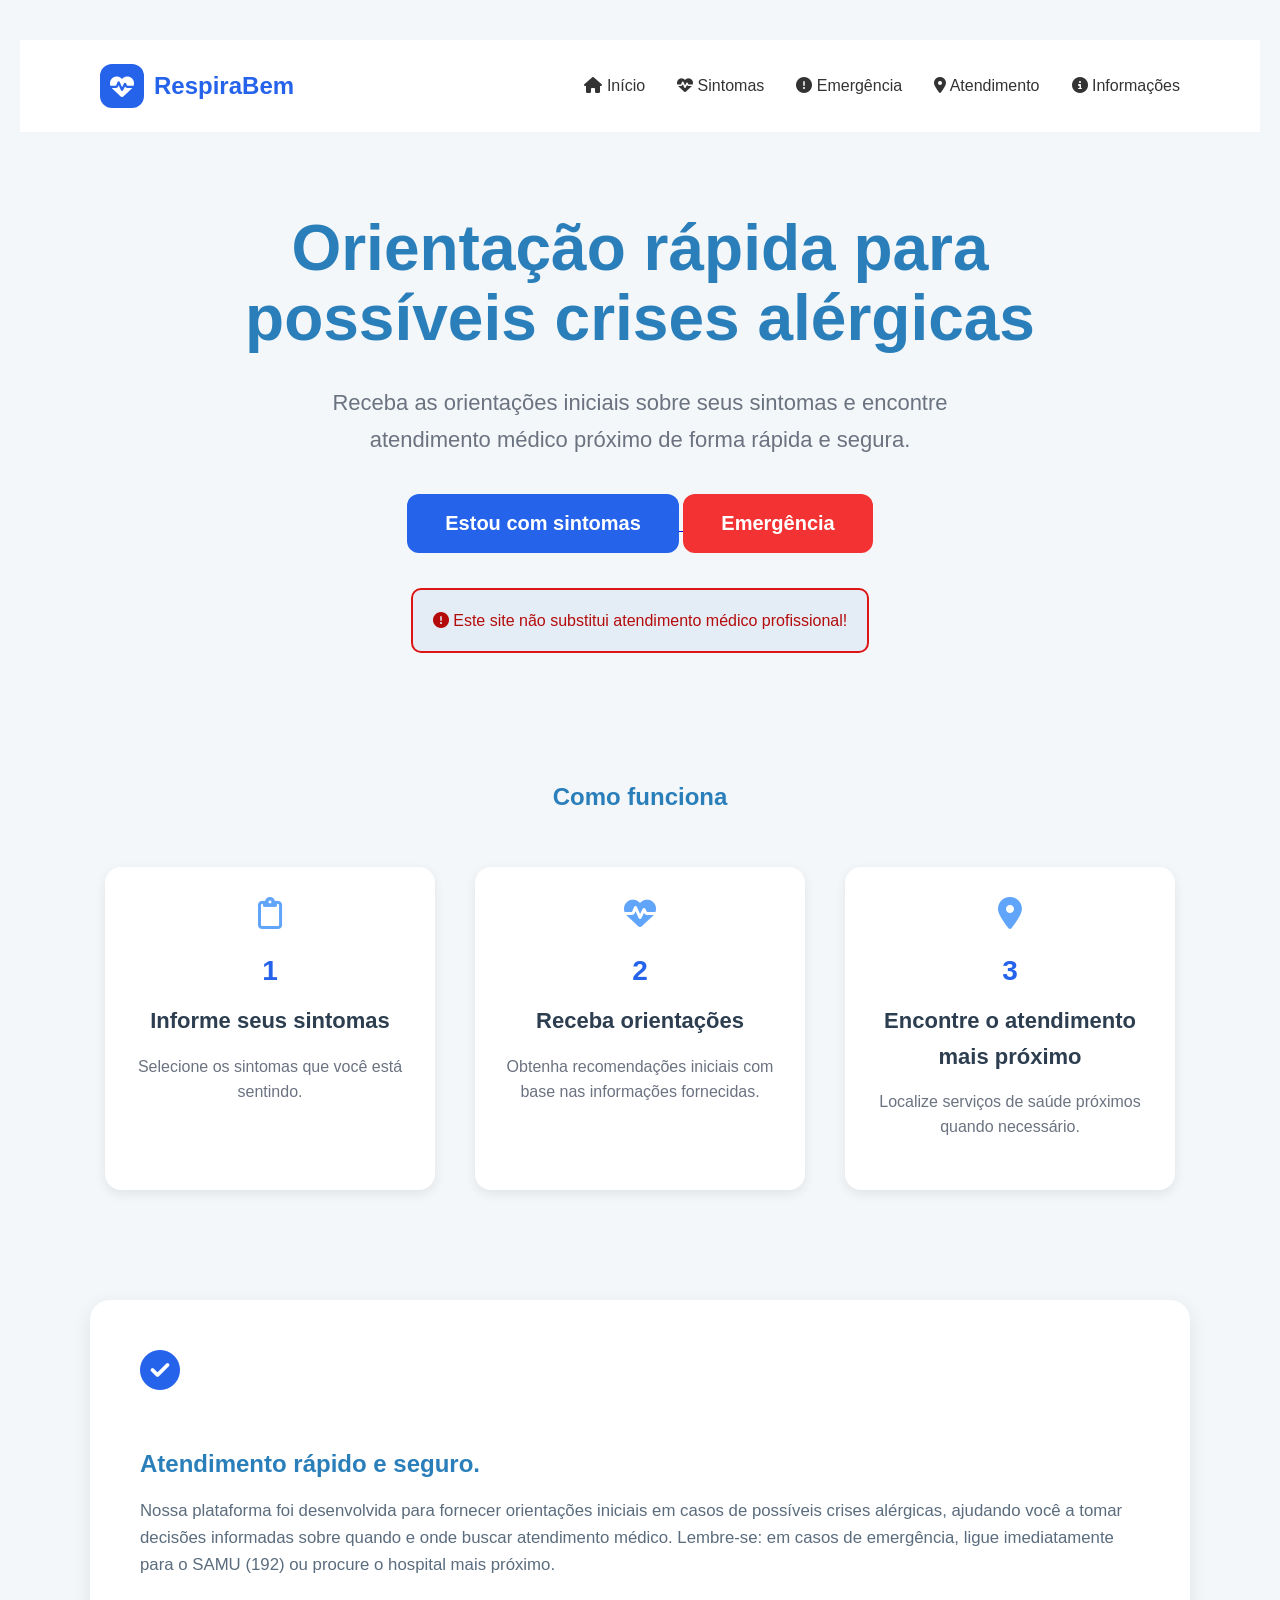
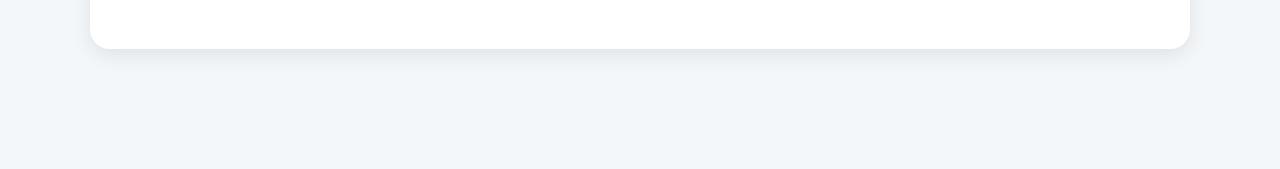
<file: index.html>
<!DOCTYPE html>
<html lang="pt-br">
<head>
    <meta charset="UTF-8">
    <meta name="viewport" content="width=device-width, initial-scale=1.0">
    <title>RespiraBem</title>
    <link rel="stylesheet" href="style.css">
    <link rel="stylesheet" href="https://cdnjs.cloudflare.com/ajax/libs/font-awesome/6.5.1/css/all.min.css">
</head>
<body>
    <header>
        <div class="logo">
          
            <i class="fa-solid fa-heart-pulse"></i>
        <span>RespiraBem</span>  
    </div>

        <nav>
           <a href="index.html">
        <i class="fa-solid fa-house"></i> Início
    </a>

    <a href="sintomas.html">
        <i class="fa-solid fa-heart-pulse"></i> Sintomas
    </a>

    <a href="emergencia.html">
        <i class="fa-solid fa-circle-exclamation"></i> Emergência
    </a>

    <a href="atendimento.html">
        <i class="fa-solid fa-location-dot"></i> Atendimento
    </a>

    <a href="informações.html">
        <i class="fa-solid fa-circle-info"></i> Informações
    </a>
        </nav>
    </header>
    <section class="hero">
        <h1>Orientação rápida para possíveis crises alérgicas</h1>
        <p>Receba as orientações iniciais sobre seus sintomas e encontre atendimento médico próximo de forma rápida e segura.

        </p>
        <div class="botoes">
            <a href="sintomas.html">
            <button class="btn-sintomas">
                Estou com sintomas
            </button>
            </a>
            <a href="emergencia.html">
            <button class="btn-emergencia">
                Emergência
            </button>
            </a>
        </div>
       <div class="alerta">
        <i class="fa-solid fa-circle-exclamation"></i>
    Este site não substitui atendimento médico profissional!
</div> 
    </section>
    <section class="como-funciona">
<h2>Como funciona</h2>
<div class="cards">
    <div class="card">
        <i class="fa-regular fa-clipboard"></i><h3>1</h3>
        <h4>Informe seus sintomas</h4>
        <p>
            Selecione os sintomas que você está sentindo.
        </p>
    </div>

    <div class="card">
<i class="fa-solid fa-heart-pulse"></i><h3>2</h3>
<h4>Receba orientações</h4>
<p>
    Obtenha recomendações iniciais com base nas informações fornecidas.
</p>
    </div>
    <div class="card">
        <i class="fa-solid fa-location-dot"></i><h3>3</h3>
        <h4>Encontre o atendimento mais próximo</h4>
        <p>
            Localize serviços de saúde próximos quando necessário.
        </p>

    </div>

</div>
    </section>
    <section class="sobre">
        <i class="fa-solid fa-circle-check"></i>
        <h2>Atendimento rápido e seguro.</h2>
        <p>
            Nossa plataforma foi desenvolvida para fornecer orientações iniciais em casos de possíveis crises alérgicas, ajudando você a tomar decisões informadas sobre quando e onde buscar atendimento médico. Lembre-se: em casos de emergência, ligue imediatamente para o SAMU (192) ou procure o hospital mais próximo.
        </p>

    </section>
    <script src="script.js"></script>
</body>
</html>
</file>
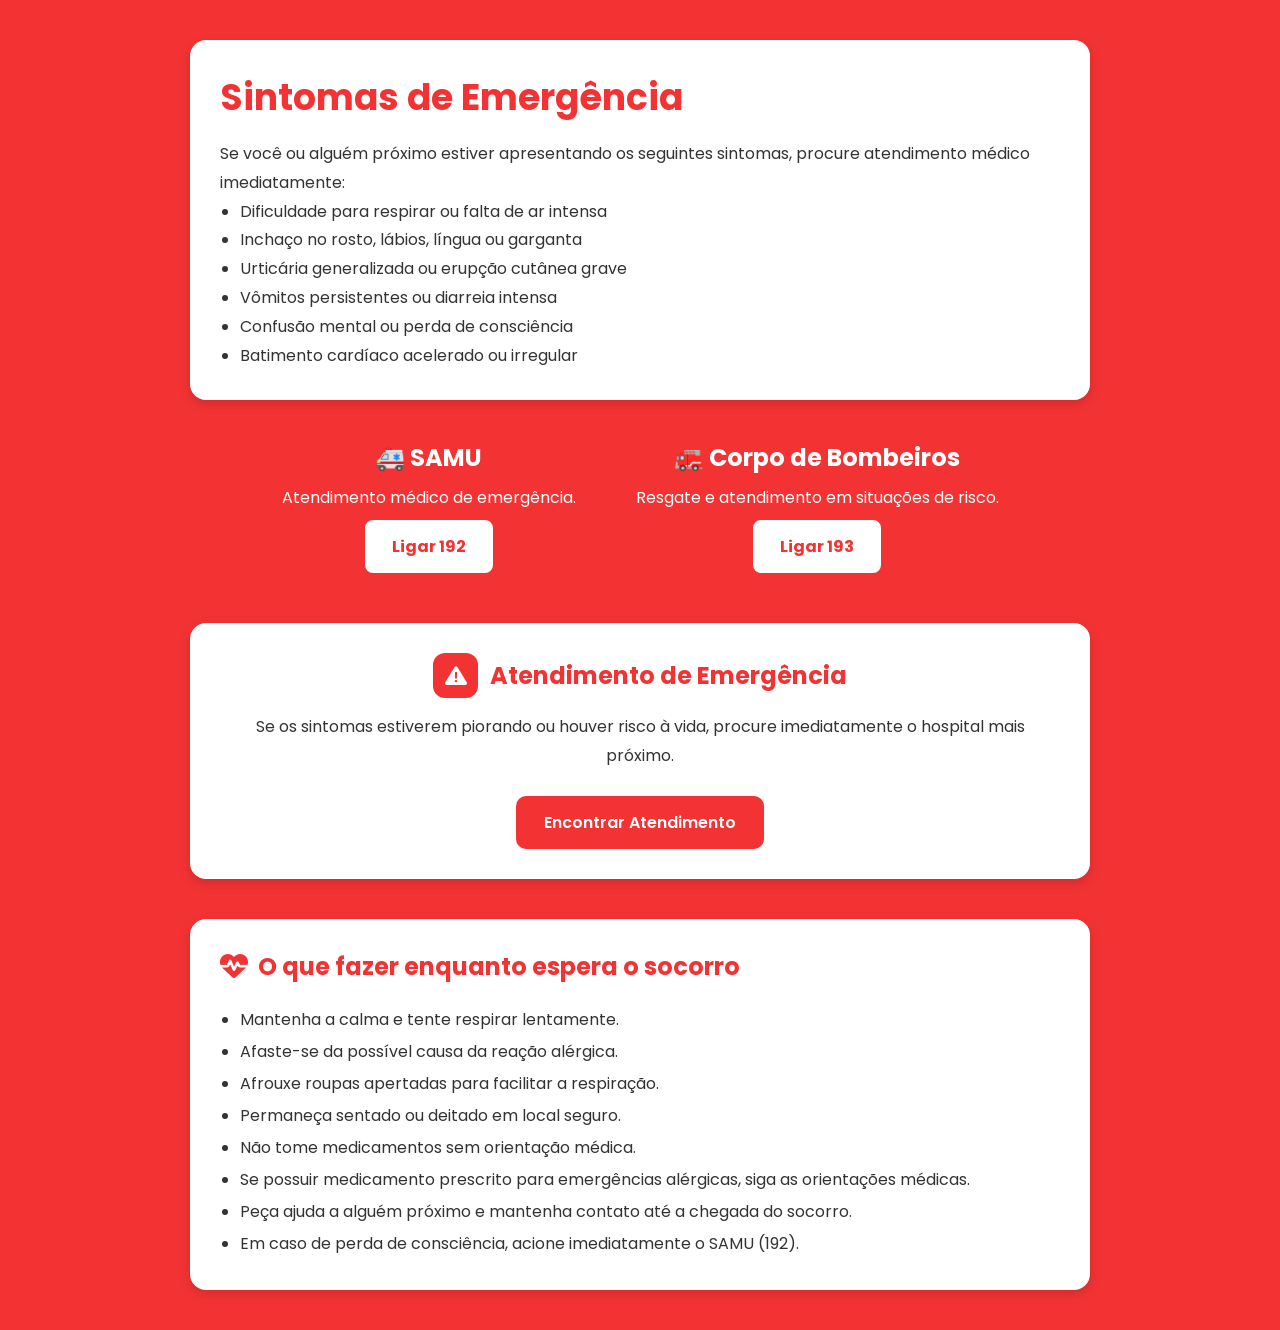
<file: emergencia.html>
<!DOCTYPE html>
<html lang="pt-br">
<head>
    <meta charset="UTF-8">
    <meta name="viewport" content="width=device-width, initial-scale=1.0">
    <title>Emergência</title>

    <link rel="preconnect" href="https://fonts.googleapis.com">
    <link rel="preconnect" href="https://fonts.gstatic.com" crossorigin>

    <link href="https://fonts.googleapis.com/css2?family=Poppins:wght@300;400;500;600;700&display=swap" rel="stylesheet">

    <link rel="stylesheet" href="https://cdnjs.cloudflare.com/ajax/libs/font-awesome/6.5.1/css/all.min.css">
</head>

<body>

    <div class="caixa-emergencia">

        <h1>Sintomas de Emergência</h1>

        <p>
            Se você ou alguém próximo estiver apresentando os seguintes sintomas,
            procure atendimento médico imediatamente:
        </p>

        <ul>
            <li>Dificuldade para respirar ou falta de ar intensa</li>
            <li>Inchaço no rosto, lábios, língua ou garganta</li>
            <li>Urticária generalizada ou erupção cutânea grave</li>
            <li>Vômitos persistentes ou diarreia intensa</li>
            <li>Confusão mental ou perda de consciência</li>
            <li>Batimento cardíaco acelerado ou irregular</li>
        </ul>

    </div>

    <div class="container-botoes">

        <div class="emergencia">
            <h2>🚑 SAMU</h2>
            <p>Atendimento médico de emergência.</p>
            <a href="tel:192" class="botao-emergencia">
                Ligar 192
            </a>
        </div>

        <div class="emergencia">
            <h2>🚒 Corpo de Bombeiros</h2>
            <p>Resgate e atendimento em situações de risco.</p>
            <a href="tel:193" class="botao-emergencia">
                Ligar 193
            </a>
        </div>

    </div>

    <div class="atendimento-box">

        <h2 class="titulo-emergencia">

            <span class="icone-alerta">
                <i class="fa-solid fa-triangle-exclamation"></i>
            </span>

            Atendimento de Emergência

        </h2>

        <p>
            Se os sintomas estiverem piorando ou houver risco à vida,
            procure imediatamente o hospital mais próximo.
        </p>

        <a href="atendimento.html" class="btn-atendimento">
            Encontrar Atendimento
        </a>

    </div>

    <div class="orientacoes">

        <h2>
            <i class="fa-solid fa-heart-pulse"></i>
            O que fazer enquanto espera o socorro
        </h2>

        <ul>
            <li>Mantenha a calma e tente respirar lentamente.</li>
            <li>Afaste-se da possível causa da reação alérgica.</li>
            <li>Afrouxe roupas apertadas para facilitar a respiração.</li>
            <li>Permaneça sentado ou deitado em local seguro.</li>
            <li>Não tome medicamentos sem orientação médica.</li>
            <li>Se possuir medicamento prescrito para emergências alérgicas, siga as orientações médicas.</li>
            <li>Peça ajuda a alguém próximo e mantenha contato até a chegada do socorro.</li>
            <li>Em caso de perda de consciência, acione imediatamente o SAMU (192).</li>
        </ul>

    </div>

<style>

*{
    margin:0;
    padding:0;
    box-sizing:border-box;
}

body{
    background-color:#f33333;
    font-family:'Poppins',sans-serif;
    padding:40px 20px;
}

.caixa-emergencia{
    background:white;
    max-width:900px;
    margin:0 auto 40px auto;
    padding:30px;
    border-radius:16px;
    box-shadow:0 4px 12px rgba(0,0,0,0.15);
}

.caixa-emergencia h1{
    color:#f33333;
    font-size:36px;
    margin-bottom:15px;
}

.caixa-emergencia p,
.caixa-emergencia ul{
    color:#333;
    font-size:16px;
    line-height:1.8;
}

.caixa-emergencia ul{
    padding-left:20px;
}

.container-botoes{
    display:flex;
    justify-content:center;
    gap:60px;
    flex-wrap:wrap;
    margin-bottom:50px;
}

.emergencia{
    text-align:center;
    color:white;
}

.emergencia h2{
    margin-bottom:10px;
}

.emergencia p{
    color:white;
}

.botao-emergencia{
    display:inline-block;
    margin-top:10px;
    padding:12px 25px;
    background:white;
    color:#f33333;
    text-decoration:none;
    border:2px solid white;
    border-radius:8px;
    font-weight:bold;
    transition:transform .3s;
}

.botao-emergencia:hover{
    transform:scale(1.1);
}

.atendimento-box{
    background:white;
    max-width:900px;
    margin:0 auto 40px auto;
    padding:30px;
    border-radius:16px;
    text-align:center;
    box-shadow:0 4px 12px rgba(0,0,0,0.15);
}

.titulo-emergencia{
    display:flex;
    justify-content:center;
    align-items:center;
    gap:12px;
    color:#f33333;
    margin-bottom:15px;
}

.icone-alerta{
    width:45px;
    height:45px;
    background:#f33333;
    color:white;
    border-radius:12px;
    display:flex;
    justify-content:center;
    align-items:center;
    font-size:22px;
}

.atendimento-box p{
    color:#333;
    margin-bottom:25px;
    line-height:1.8;
}

.btn-atendimento{
    display:inline-block;
    background:#f33333;
    color:white;
    text-decoration:none;
    padding:14px 28px;
    border-radius:10px;
    font-weight:600;
    transition:.3s;
}

.btn-atendimento:hover{
    transform:scale(1.05);
}

.orientacoes{
    background:white;
    max-width:900px;
    margin:0 auto;
    padding:30px;
    border-radius:16px;
    box-shadow:0 4px 12px rgba(0,0,0,0.15);
}

.orientacoes h2{
    color:#f33333;
    margin-bottom:20px;
    display:flex;
    align-items:center;
    gap:10px;
}

.orientacoes h2 i{
    font-size:28px;
}

.orientacoes ul{
    color:#333;
    line-height:2;
    padding-left:20px;
}

</style>

</body>
</html>
</file>
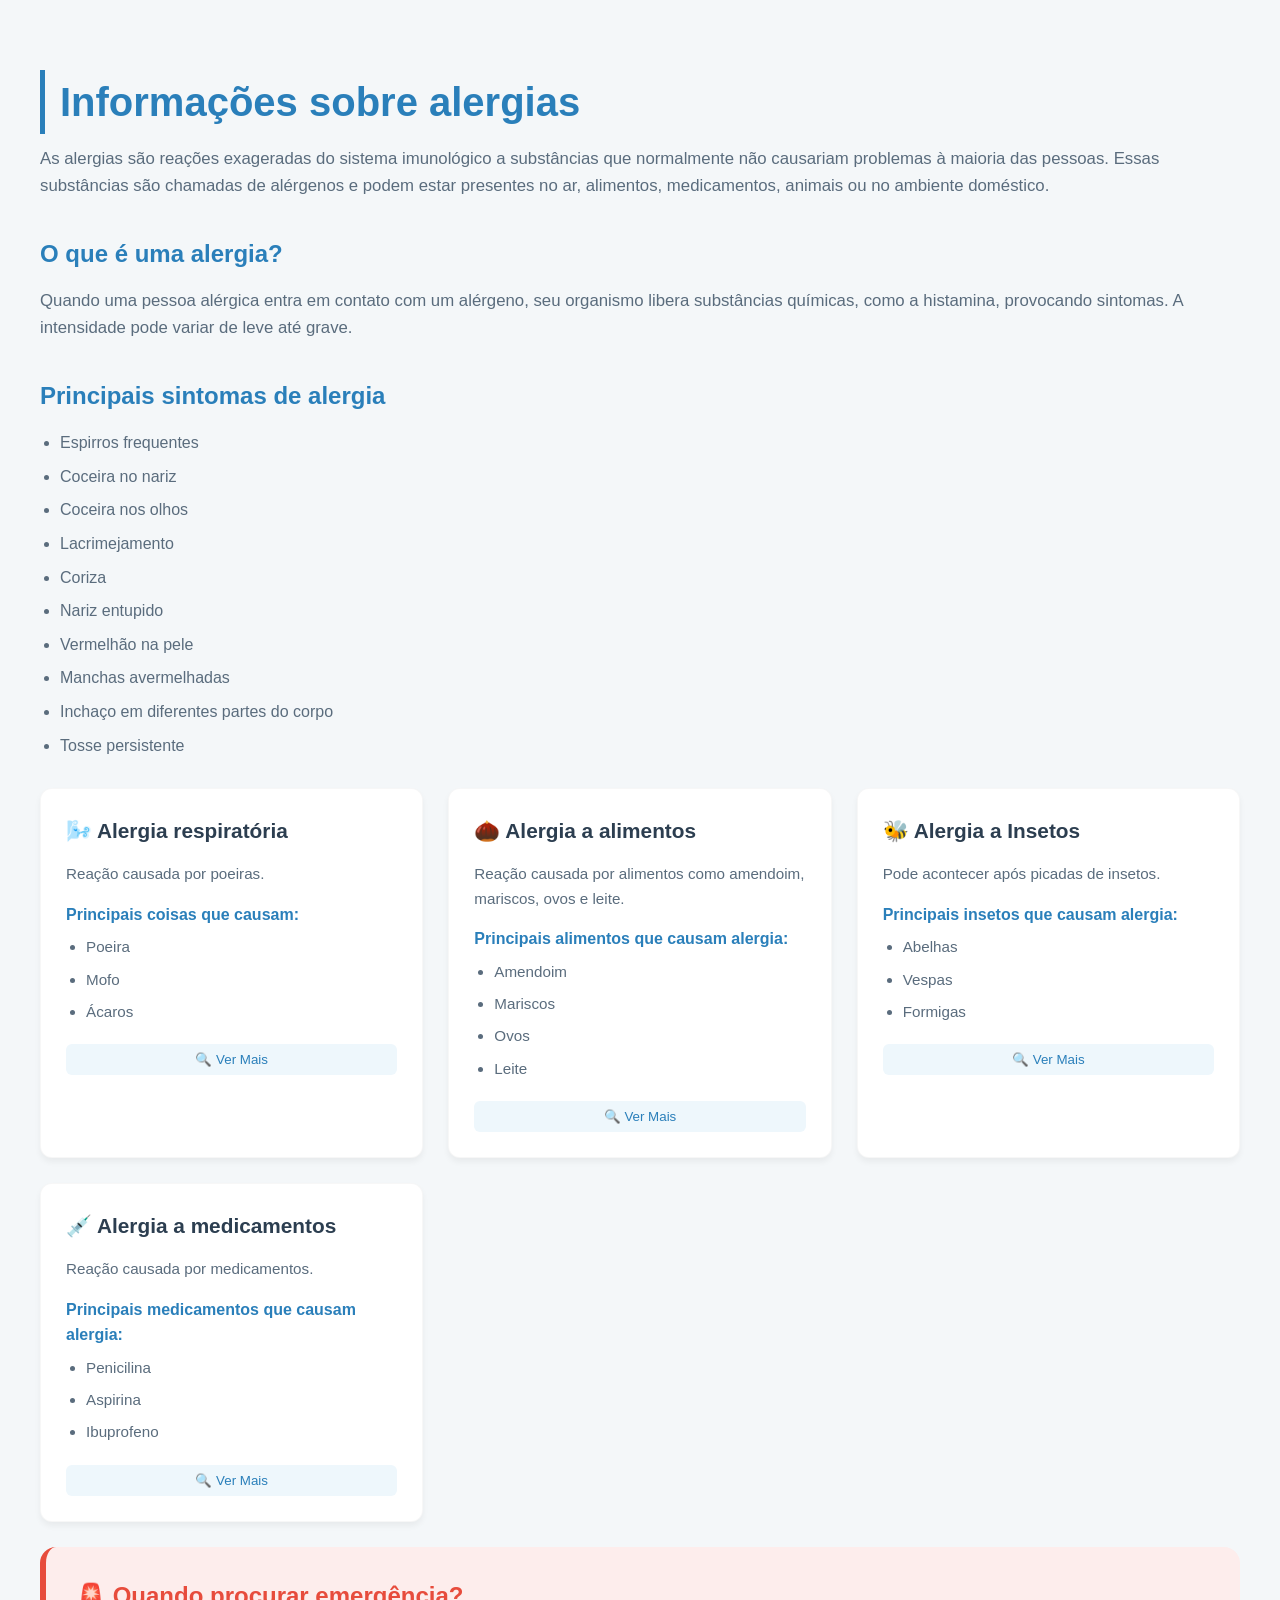
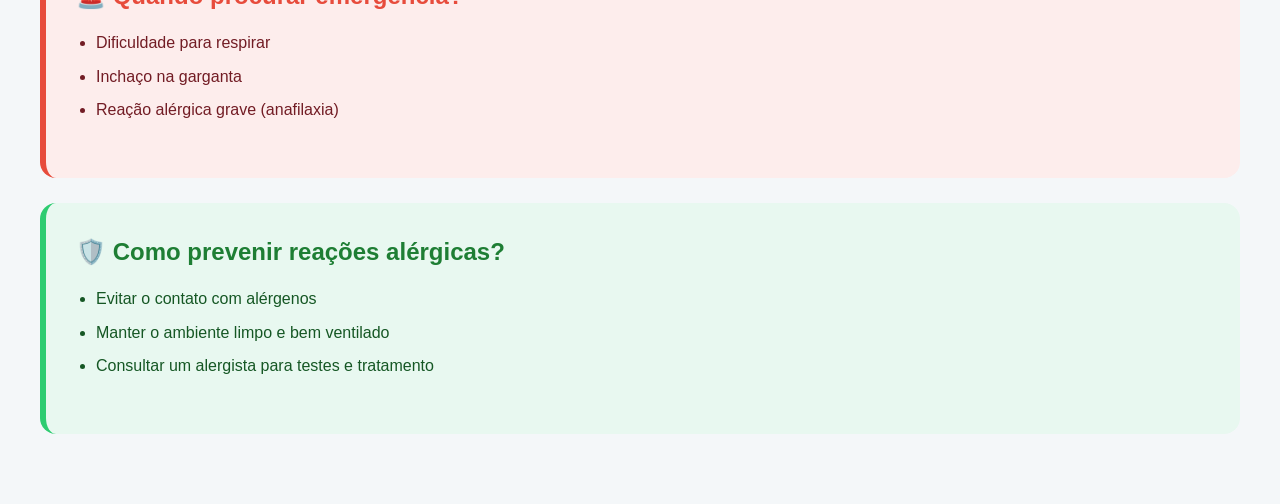
<file: informações.html>
<!doctype html>
<html lang="pt-BR">
<head>
    <meta charset="utf-8">
    <meta name="viewport" content="width=device-width,initial-scale=1">
    <title>Informação - RespiraBem</title>
    
    <link rel="stylesheet" href="style.css">
</head>
<body>
    <main>
       
    </main>

    <section class="informacoes-alergias">
        <div class="titulo-principal">
            <h1>Informações sobre alergias</h1>
        </div>
        <p>
            As alergias são reações exageradas do sistema imunológico a substâncias que normalmente não causariam problemas à maioria das pessoas. Essas substâncias são chamadas de alérgenos e podem estar presentes no ar, alimentos, medicamentos, animais ou no ambiente doméstico.
        </p>

        <h2>O que é uma alergia?</h2>
        <p>
            Quando uma pessoa alérgica entra em contato com um alérgeno, seu organismo libera substâncias químicas, como a histamina, provocando sintomas. A intensidade pode variar de leve até grave.
        </p>

        <h2>Principais sintomas de alergia</h2>
        <ul>
            <li>Espirros frequentes</li>
            <li>Coceira no nariz</li>
            <li>Coceira nos olhos</li>
            <li>Lacrimejamento</li>
            <li>Coriza</li>
            <li>Nariz entupido</li>
            <li>Vermelhão na pele</li>
            <li>Manchas avermelhadas</li>
            <li>Inchaço em diferentes partes do corpo</li>
            <li>Tosse persistente</li>
        </ul>

        <div class="alergias-grid">
            <div class="card-alergia">
                <h2>🌬️ Alergia respiratória</h2>
                <p>Reação causada por poeiras.</p>
                <h3>Principais coisas que causam:</h3>
                <ul>
                    <li>Poeira</li>
                    <li>Mofo</li>
                    <li>Ácaros</li>
                </ul>
                <p>Sintomas:</p>
                <ul>
                    <li>Espirros frequentes</li>
                    <li>Tosse</li>
                    <li>Coriza</li>
                    <li>Falta de ar</li>
                </ul>
            </div>

            <div class="card-alergia">
                <h2>🌰 Alergia a alimentos</h2>
                <p>Reação causada por alimentos como amendoim, mariscos, ovos e leite.</p>
                <h3>Principais alimentos que causam alergia:</h3>
                <ul>
                    <li>Amendoim</li>
                    <li>Mariscos</li>
                    <li>Ovos</li>
                    <li>Leite</li>
                </ul>
                <p>Sintomas:</p>
                <ul>
                    <li>Coceira na pele</li>
                    <li>Manchas avermelhadas</li>
                    <li>Inchaço</li>
                    <li>Dores abdominais</li>
                </ul>
            </div>

            <div class="card-alergia">
                <h2>🐝 Alergia a Insetos</h2>
                <p>Pode acontecer após picadas de insetos.</p>
                <h3>Principais insetos que causam alergia:</h3>
                <ul>
                    <li>Abelhas</li>
                    <li>Vespas</li>
                    <li>Formigas</li>
                </ul>
                <p>Sintomas:</p>
                <ul>
                    <li>Coceira na pele</li>
                    <li>Manchas avermelhadas</li>
                    <li>Inchaço</li>
                    <li>Dor no local da picada</li>
                </ul>
            </div>
            
            <div class="card-alergia">
                <h2>💉 Alergia a medicamentos</h2>
                <p>Reação causada por medicamentos.</p>
                <h3>Principais medicamentos que causam alergia:</h3>
                <ul>
                    <li>Penicilina</li>
                    <li>Aspirina</li>
                    <li>Ibuprofeno</li>
                </ul>
                <p>Sintomas:</p>
                <ul>
                    <li>Erupções cutânea</li>
                    <li>Coceira</li>
                    <li>Inchaço no rosto</li>
                    <li>Dores abdominais</li>
                </ul>
            </div>

            <div class="box-alerta">
                <h2>🚨 Quando procurar emergência?</h2>
                <ul>
                    <li>Dificuldade para respirar</li>
                    <li>Inchaço na garganta</li>
                    <li>Reação alérgica grave (anafilaxia)</li>
                </ul>
            </div>

            <div class="box-prevencao">
                <h2>🛡️ Como prevenir reações alérgicas?</h2>
                <ul>
                    <li>Evitar o contato com alérgenos</li>
                    <li>Manter o ambiente limpo e bem ventilado</li>
                    <li>Consultar um alergista para testes e tratamento</li>
                </ul>
            </div>
        </div>
    </section>

    <script src="script.js" defer></script>
</body>
</html>
</file>
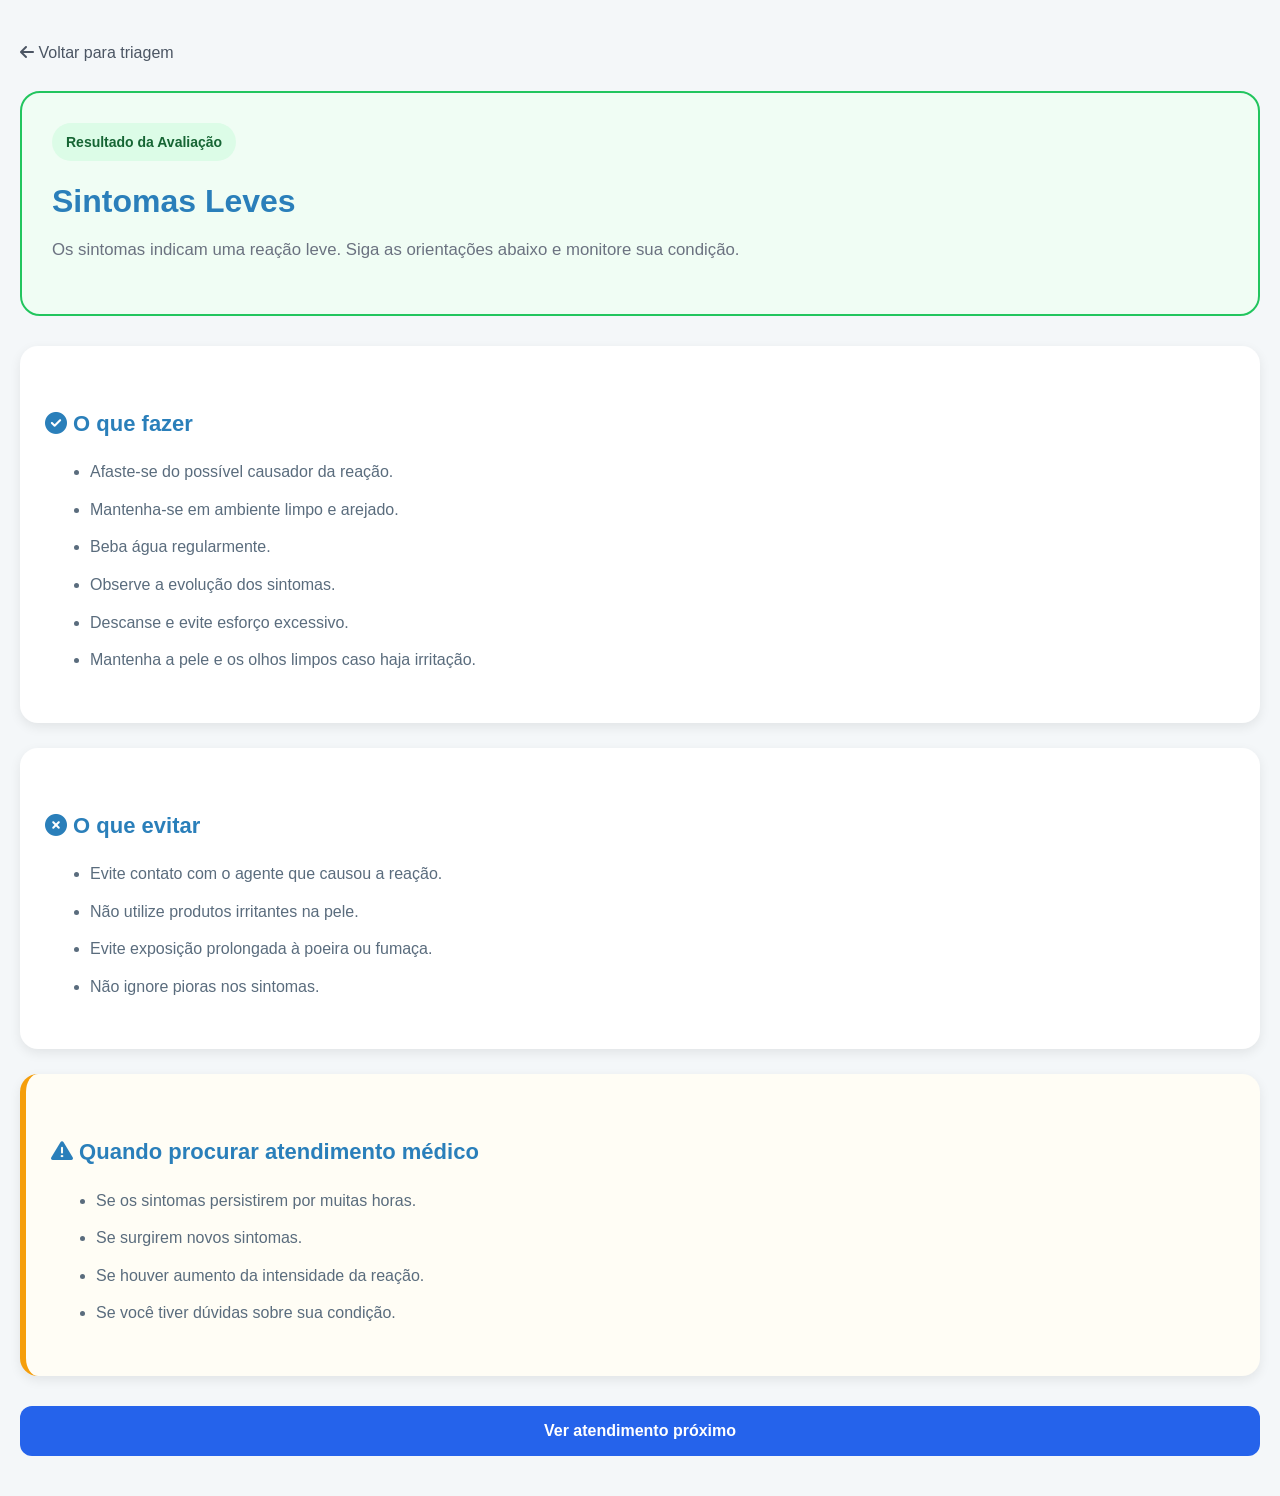
<file: orientacao.html>
<!DOCTYPE html>
<html lang="pt-br">
<head>
    <meta charset="UTF-8">
    <meta name="viewport" content="width=device-width, initial-scale=1.0">
    <title>Orientação - RespiraBem</title>

    <link rel="stylesheet" href="style.css">

    <link rel="stylesheet"
    href="https://cdnjs.cloudflare.com/ajax/libs/font-awesome/6.5.1/css/all.min.css">
</head>
<body>

    <a href="sintomas.html" class="btn-voltar">
        <i class="fa-solid fa-arrow-left"></i>
        Voltar para triagem
    </a>

    <section id="resultado-card">

        <span class="badge">
            Resultado da Avaliação
        </span>

        <h1 id="titulo-resultado"></h1>

        <p id="texto-resultado"></p>

    </section>

    <section class="orientacao-card">

        <h2>
            <i class="fa-solid fa-circle-check"></i>
            O que fazer
        </h2>

        <ul id="lista-fazer"></ul>

    </section>

    <section class="orientacao-card">

        <h2>
            <i class="fa-solid fa-circle-xmark"></i>
            O que evitar
        </h2>

        <ul id="lista-evitar"></ul>

    </section>

    <section class="atendimento-card">

        <h2>
            <i class="fa-solid fa-triangle-exclamation"></i>
            Quando procurar atendimento médico
        </h2>

        <ul id="lista-atendimento"></ul>

    </section>

    <div id="botao-final"></div>

    <script src="script.js"></script>

</body>
</html>
</file>
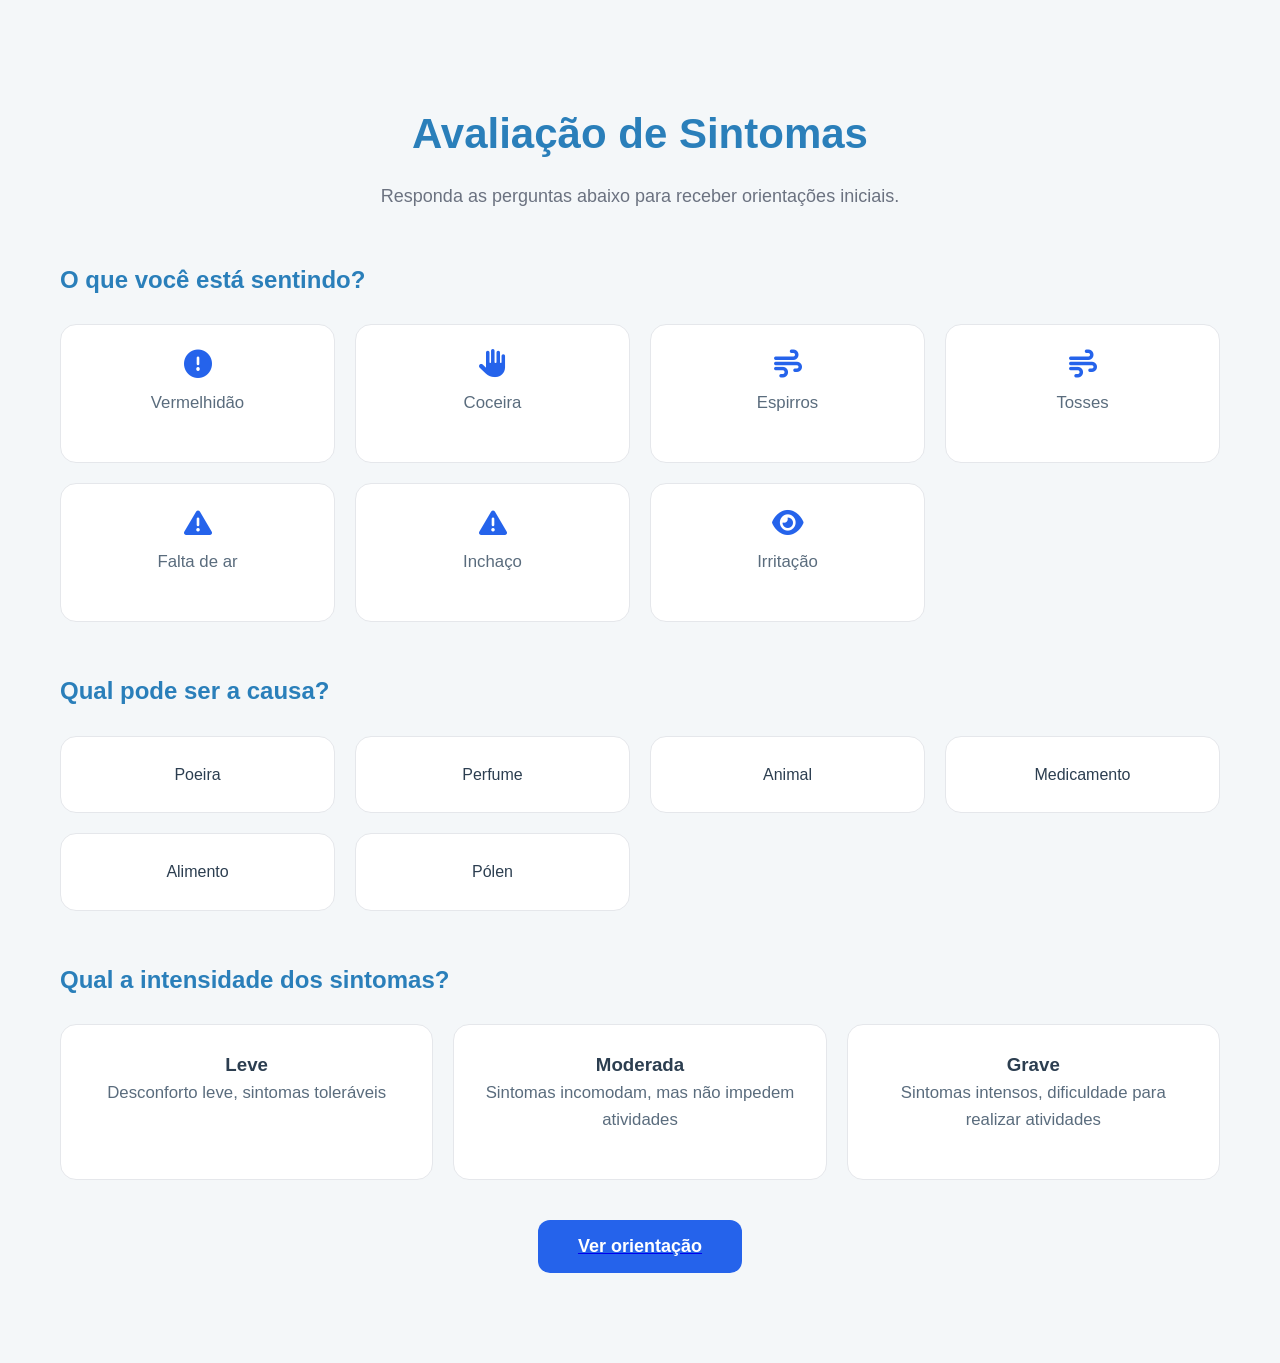
<file: sintomas.html>
<!DOCTYPE html>
<html lang="pt-br">
<head>
    <meta charset="UTF-8">
    <meta name="viewport" content="width=device-width, initial-scale=1.0">
    <title>Sintomas - RespiraBem</title>
    <link rel="stylesheet" href="style.css">
    <link rel="stylesheet" href="https://cdnjs.cloudflare.com/ajax/libs/font-awesome/6.5.1/css/all.min.css">
</head>
<body>
    <section class="titulo-pagina">
    <h1>Avaliação de Sintomas</h1>
    <p>Responda as perguntas abaixo para receber orientações iniciais.</p>
    </section>
    <section class="secao-sintomas">
        <h2>O que você está sentindo?</h2>
        <div class="grid-sintomas">
            <div class="card-sintoma"
                data-sintoma="vermelhidao">
                <i class="fa-solid fa-circle-exclamation"></i>
                <p>Vermelhidão</p>
            </div>
        <div class="card-sintoma"
            data-sintoma="coceira">
        <i class="fa-solid fa-hand"></i>
        <p>Coceira</p>
        </div>
        <div class="card-sintoma"
            data-sintoma="espirros">
            <i class="fa-solid fa-wind"></i>
            <p>Espirros</p>
        </div>
        <div class="card-sintoma"
            data-sintoma="tosses">
            <i class="fa-solid fa-wind"></i>
            <p>Tosses</p>
        </div>
        <div class="card-sintoma"
            data-sintoma="falta-ar">
            <i class="fa-solid fa-triangle-exclamation"></i>
            <p>Falta de ar</p>
        </div>
        <div class="card-sintoma"
            data-sintoma="inchaco">
            <i class="fa-solid fa-triangle-exclamation"></i>
            <p>Inchaço</p>
        </div>
        <div class="card-sintoma"
            data-sintoma="irritacao">
            <i class="fa-solid fa-eye"></i>
            <p>Irritação</p>
        </div>
    </div>
    </section>
    <section class="secao-causa">
        <h2>Qual pode ser a causa?</h2>
        <div class="grid-causas">
    <div class="card-causa"
    data-causa="poeira">Poeira</div>
    <div class="card-causa"
    data-causa="perfume">Perfume</div>
    <div class="card-causa"
    data-causa="animal">Animal</div>
    <div class="card-causa"
    data-causa="medicamento">Medicamento</div>
    <div class="card-causa"
    data-causa="alimento">Alimento</div>
    <div class="card-causa"
    data-causa="polen">Pólen</div>
        </div>
    </section>
    <section class="secao-intensidade">
        <h2>Qual a intensidade dos sintomas?</h2>
        <div class="grid-intensidade">
<div class="card-intensidade"
data-intensidade="leve">
        <h3>Leve</h3>
        <p>Desconforto leve, sintomas toleráveis</p>
    </div>

    <div class="card-intensidade"
    data-intensidade="moderada">
        <h3>Moderada</h3>
        <p>Sintomas incomodam, mas não impedem atividades</p>
    </div>
    <div class="card-intensidade"
    data-intensidade="grave">
        <h3>Grave</h3>
        <p>Sintomas intensos, dificuldade para realizar atividades</p>
    </div>
        </div>
        <a href="orientacao.html">
      <button class="btn-orientacao">
        Ver orientação
    </button>  
    </a>
    </section>
    <script src="script.js"></script>
</body>
</html>
</file>
<file: style.css>
*{
    margin: 0;
    padding: 0;
    box-sizing: border-box;
}
body{
    font-family: Arial, sans-serif;
    background-color: #e4edf6;
}
header{
    display: flex;
    justify-content: space-between;
    align-items: center;
    padding: 24px 80px;
    background: white;
    border-bottom: 1px solid #f1f5f9;
}
.logo{
    font-size: 24px;
    font-weight: bold;
    color: #2563eb;
    display: flex;
    align-items: center;
    gap: 10px;
}
.logo i{
    background: #2563eb;
    color: white;
    padding: 10px;
    border-radius: 12px;
}
nav{
    display: flex;
    gap: 32px;
}
nav a{
    
    text-decoration: none;
    color: #333;
    
}
.nav a i{
    margin-right: 8px;
}
.hero{
    text-align: center;
    padding: 80px 20px 60px;
}
.hero h1{
    font-size: 64px;
    font-weight: 700;
    line-height: 1.1;
    max-width: 900px;
    margin: 0 auto 30px;
}
.hero p{
    max-width: 700px;
    margin: 0 auto 35px;
    font-size: 22px;
    line-height: 1.7;
    color: #6b7280;
}
.btn-sintomas{
    background: #2563eb;
    color: white;
    border: none;
    padding: 18px 38px;
    border-radius: 12px;
    font-size: 20px;
    cursor: pointer;
    font-weight: bold;
 }
 .btn-emergencia{
    background: #f33333;
    color: white;
    border: none;
    padding: 18px 38px;
    border-radius: 12px;
    font-size: 20px;
    cursor: pointer;
    font-weight: bold;
 }
.como-funciona{
    text-align: center;
    padding: 30px 20px;
    font-weight: bold;
}
.cards{
    display: flex;
    justify-content: center;
    gap: 40px;
margin-top: 50px;
}
.card{
    background: white;
    width: 330px;
    padding: 30px;
    border-radius: 16px;
    box-shadow: 0 4px 12px rgba(0, 0, 0, 0.08);
}
.card i{
    font-size: 32px;
    color: #60a5fa;
    margin-bottom: 20px;
}
.card h3{
    font-size: 28px;
    color: #2563eb;
    margin-bottom: 10px;
}
.card h4{
    margin-bottom: 15px;
    font-size: 22px;
    font-weight: 600;
}
.card p{
    font-size: 16px;
    font-weight: 400;
    color: #6b7280;
    line-height: 1.6;
}
.sobre{
    max-width: 1100px;
    margin: 80px auto;
    background: white;
    padding: 50px;
    border-radius: 20px;
    box-shadow: 0 6px 20px rgba(0, 0, 0, 0.086);
}
.sobre i{
    font-size: 40px;
    color: #2563eb;
    margin-bottom: 20px;
}
.alerta{
    background-color: #e4edf6;
    border: 2px solid #de1515;
    color: #b40b0b;
    padding: 18px 20px;
    border-radius: 10px;
    display: inline-block;
    margin-top: 35px;
    font-size: 16px;
    font-weight: 500;
}
.titulo-pagina{
    text-align: center;
    margin-top: 60px;
    margin-bottom: 50px;
}

.titulo-pagina h1{
    font-size: 42px;
    margin-bottom: 15px;
}

.titulo-pagina p{
    color: #6b7280;
    font-size: 18px;
}

.secao-sintomas,
.secao-causa,
.secao-intensidade{
    max-width: 1200px;
    margin: 0 auto 50px auto;
    padding: 0 20px;
}

.grid-sintomas,
.grid-causas{
    display: grid;
    grid-template-columns: repeat(4, 1fr);
    gap: 20px;
    margin-top: 25px;
}

.grid-intensidade{
    display: grid;
    grid-template-columns: repeat(3, 1fr);
    gap: 20px;
    margin-top: 25px;
}

.card-sintoma,
.card-causa,
.card-intensidade{
    background: white;
    border: 1px solid #e5e7eb;
    border-radius: 16px;
    padding: 25px;
    text-align: center;
    cursor: pointer;
}

.card-sintoma i{
    font-size: 28px;
    color: #2563eb;
    margin-bottom: 12px;
}
.secao-intensidade h2{
font-size: 24px;
margin-bottom: 10px;
}
.btn-orientacao{
    background: #2563eb;
    color: white;
    border: none;
    border-radius: 12px;
    padding: 16px 40px;
    font-size: 18px;
    font-weight: 600;
    margin-top: 40px;
    display: block;
    margin-left: auto;
    margin-right: auto;
}
.selecionado{
    border: 2px solid #2563eb !important;
    background-color: #eff6ff;
}
.pagina-orientacao{
    max-width: 900px;
    margin: 50px auto;
    padding: 20px;
}

.btn-voltar{
    text-decoration: none;
    color: #4b5563;
    font-weight: 500;
    display: inline-block;
    margin-bottom: 25px;
}

#resultado-card{
    padding: 30px;
    border-radius: 20px;
    margin-bottom: 30px;
}

.badge{
    display: inline-block;
    padding: 8px 14px;
    border-radius: 20px;
    font-size: 14px;
    font-weight: 600;
    margin-bottom: 15px;
}

.resultado-leve{
    background-color: #f0fdf4;
    border: 2px solid #22c55e;
}

.resultado-leve .badge{
    background-color: #dcfce7;
    color: #166534;
}

.resultado-moderada{
    background-color: #fffbeb;
    border: 2px solid #f59e0b;
}

.resultado-moderada .badge{
    background-color: #fef3c7;
    color: #92400e;
}

.resultado-grave{
    background-color: #fef2f2;
    border: 2px solid #ef4444;
}

.resultado-grave .badge{
    background-color: #fee2e2;
    color: #991b1b;
}

#titulo-resultado{
    font-size: 32px;
    margin-bottom: 10px;
}

#texto-resultado{
    color: #6b7280;
    line-height: 1.6;
}

.orientacao-card,
.atendimento-card{
    background: white;
    padding: 25px;
    border-radius: 18px;
    margin-bottom: 25px;
    box-shadow: 0 4px 12px rgba(0,0,0,0.08);
}

.orientacao-card h2,
.atendimento-card h2{
    margin-bottom: 18px;
    font-size: 22px;
}

.orientacao-card ul,
.atendimento-card ul{
    padding-left: 25px;
}

.orientacao-card li,
.atendimento-card li{
    margin-bottom: 12px;
    line-height: 1.6;
}

.atendimento-card{
    border-left: 6px solid #f59e0b;
    background-color: #fffdf5;
}

#botao-final{
    margin-top: 30px;
}

.btn-final{
    width: 100%;
    padding: 16px;
    border: none;
    border-radius: 12px;
    background-color: #2563eb;
    color: white;
    font-size: 16px;
    font-weight: 600;
    cursor: pointer;
}

.btn-final:hover{
    transform: translateY(-2px);
}
@import url('https://fonts.googleapis.com/css2?family=Inter:wght@300;400;500;600;700&display=swap');


:root {
    --font-primary: 'Inter', sans-serif;
    
 
    --color-bg: #f4f7f9;
    --color-surface: #ffffff;
    --color-text-main: #2c3e50;
    --color-text-muted: #5a6c7d;
    
    --color-primary: #2a7fba;     
    --color-primary-light: #eef7fc;
    --color-accent: #2ecc71;        
    --color-accent-light: #e8f8f0;
    --color-danger: #e74c3c;        
    --color-danger-light: #fdedec;
    
 
    --radius-md: 12px;
    --radius-lg: 16px;
    --shadow-sm: 0 4px 6px rgba(0, 0, 0, 0.05);
    --shadow-md: 0 10px 20px rgba(42, 127, 186, 0.08);
    --transition-fast: 0.25s ease;
}


* {
    box-sizing: border-box;
    margin: 0;
    padding: 0;
}

body {
    font-family: var(--font-primary);
    background-color: var(--color-bg);
    color: var(--color-text-main);
    line-height: 1.6;
    padding: 40px 20px;
}

main, .informacoes-alergias {
    max-width: 1200px;
    margin: 0 auto 30px auto;
}


h1 {
    font-size: 2.2rem;
    color: var(--color-primary);
    margin-bottom: 12px;
    font-weight: 700;
}

h2 {
    font-size: 1.5rem;
    color: var(--color-primary);
    margin: 35px 0 15px 0;
    font-weight: 600;
}

p {
    color: var(--color-text-muted);
    margin-bottom: 20px;
    font-size: 1.05rem;
}

ul {
    margin-left: 20px;
    margin-bottom: 25px;
    color: var(--color-text-muted);
}

li {
    margin-bottom: 8px;
}


.titulo-principal h1 {
    font-size: 2.5rem;
    border-left: 5px solid var(--color-primary);
    padding-left: 15px;
    margin-top: 20px;
}

 
.alergias-grid {
    display: grid;
    
    grid-template-columns: repeat(auto-fit, minmax(300px, 1fr));
    gap: 25px;
    margin-top: 30px;
}


.card-alergia {
    background-color: var(--color-surface);
    border-radius: var(--radius-md);
    padding: 25px;
    box-shadow: var(--shadow-sm);
    border: 1px solid rgba(0, 0, 0, 0.03);
    transition: transform var(--transition-fast), box-shadow var(--transition-fast), border-color var(--transition-fast);
    cursor: pointer; 
    position: relative;
    overflow: hidden;
}


.card-alergia:hover {
    transform: translateY(-5px);
    box-shadow: var(--shadow-md);
    border-color: rgba(42, 127, 186, 0.2);
}

.card-alergia h2 {
    font-size: 1.3rem;
    margin: 0 0 15px 0;
    display: flex;
    align-items: center;
    color: var(--color-text-main);
}

.card-alergia h3 {
    font-size: 1rem;
    color: var(--color-primary);
    margin: 15px 0 8px 0;
}

.card-alergia p {
    font-size: 0.95rem;
    margin-bottom: 10px;
}

.card-alergia ul {
    margin-bottom: 10px;
    font-size: 0.95rem;
}


.card-alergia.is-active {
    border: 2px solid var(--color-primary);
    background-color: var(--color-primary-light);
}


.box-alerta {
    background-color: var(--color-danger-light);
    border-radius: var(--radius-lg);
    padding: 30px;
    border-left: 6px solid var(--color-danger);
    
    grid-column: 1 / -1; 
}

.box-alerta h2 {
    color: var(--color-danger);
    margin: 0 0 15px 0;
}

.box-alerta ul, .box-alerta li {
    color: #721c24;
    font-weight: 500;
}


.box-prevencao {
    background-color: var(--color-accent-light);
    border-radius: var(--radius-lg);
    padding: 30px;
    border-left: 6px solid var(--color-accent);
    grid-column: 1 / -1;
}

.box-prevencao h2 {
    color: #1e7e34;
    margin: 0 0 15px 0;
}

.box-prevencao ul, .box-prevencao li {
    color: #155724;
    font-weight: 500;
}


.js-toggle-content {
    transition: all 0.3s ease-in-out;
}

.is-collapsed {
    display: none;
}
#map {
    height: 60vh;
    width: 100%;
}
@media (max-width: 768px) {

    body {
        padding: 10px;
    }

    header {
        flex-direction: column;
        align-items: center;
        text-align: center;
        gap: 10px;
    }

    .logo {
        font-size: 18px;
    }

    nav {
        display: flex;
        flex-direction: column;
        width: 100%;
        gap: 8px;
    }

    nav a {
        display: block;
        width: 100%;
        text-align: center;
        padding: 10px;
        background: #f2f2f2;
        border-radius: 8px;
        font-size: 14px;
    }

    .hero h1 {
        font-size: 20px;
        text-align: center;
    }

    .hero p {
        font-size: 14px;
        text-align: center;
    }

    .botoes {
        display: flex;
        flex-direction: column;
        gap: 10px;
    }

    .botoes button {
        width: 100%;
        padding: 12px;
    }

    .cards {
        display: flex;
        flex-direction: column;
        gap: 12px;
    }

    .card {
        width: 100%;
    }

    .sobre h2 {
        font-size: 18px;
        text-align: center;
    }

    .sobre p {
        font-size: 14px;
        text-align: center;
    }

    .grid-sintomas,
    .grid-causas,
    .grid-intensidade {
        display: grid;
        grid-template-columns: 1fr;
        gap: 12px;
    }

    .card-sintoma,
    .card-causa,
    .card-intensidade {
        width: 100%;
        padding: 15px;
        font-size: 14px;
        text-align: center;
    }

    .titulo-pagina h1 {
        font-size: 22px;
        text-align: center;
    }

    .titulo-pagina p {
        font-size: 14px;
        text-align: center;
    }

    .btn-orientacao {
        width: 100%;
        padding: 14px;
    }

    button {
        font-size: 14px;
    }
}
</file>
